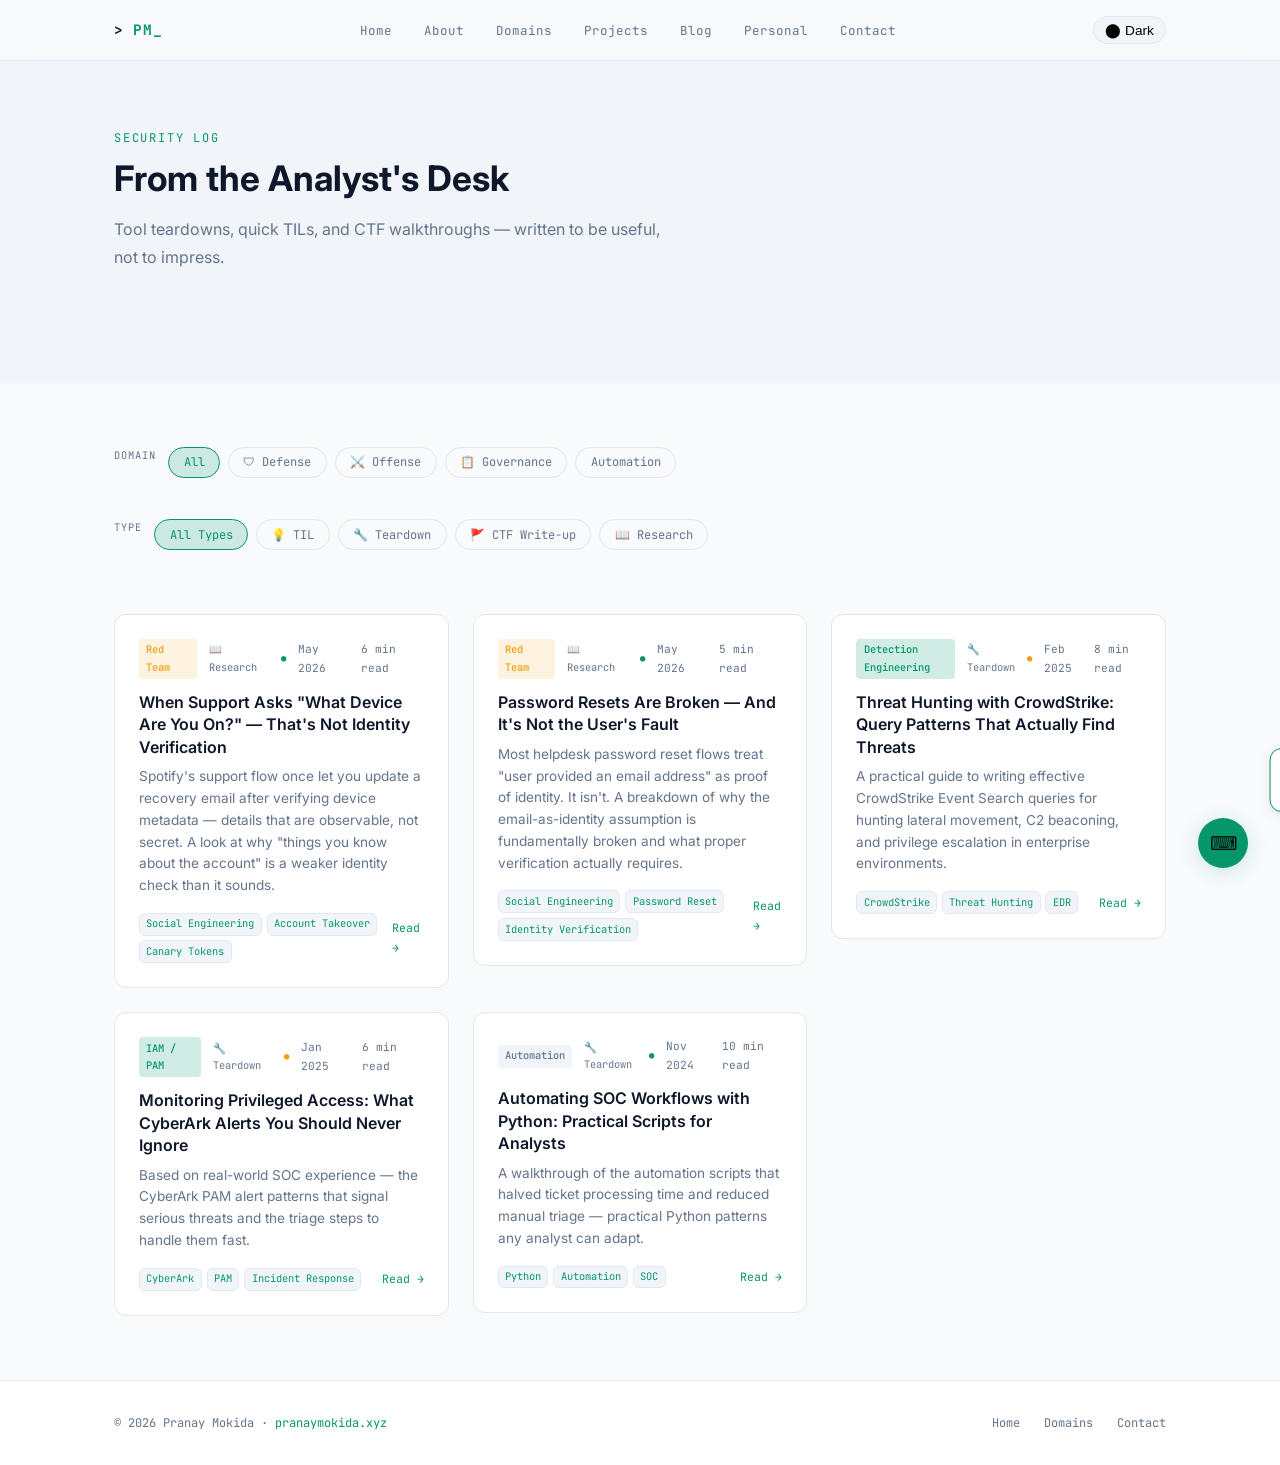
<file: blog.html>
<!DOCTYPE html>
<html lang="en" data-theme="light">
<head>
  <meta charset="UTF-8">
  <meta name="viewport" content="width=device-width, initial-scale=1.0">

  <title>Security Log · Pranay Mokida</title>
  <meta name="description" content="Tool teardowns, TIL notes, and CTF write-ups across detection engineering, incident response, IAM/PAM, GRC, malware analysis, and offensive security. Written by a practitioner.">
  <meta name="keywords" content="cybersecurity blog, detection engineering, threat hunting, incident response, malware analysis, CrowdStrike, CyberArk, CTF walkthroughs, security TIL, IAM security">
  <meta name="author" content="Pranay Mokida">
  <link rel="canonical" href="https://pranaymokida.xyz/blog.html">

  <meta property="og:type" content="website">
  <meta property="og:url" content="https://pranaymokida.xyz/blog.html">
  <meta property="og:title" content="Security Log · Pranay Mokida">
  <meta property="og:description" content="Tool teardowns, TIL notes, and CTF write-ups across detection engineering, incident response, malware analysis, and offensive security.">

  <meta name="twitter:card" content="summary">
  <meta name="twitter:title" content="Security Log · Pranay Mokida">
  <meta name="twitter:description" content="Cybersecurity writing for practitioners — detection, response, identity, red team, GRC.">

  <script type="application/ld+json">
  {
    "@context": "https://schema.org",
    "@type": "Blog",
    "name": "Security Log",
    "description": "Tool teardowns, TIL notes, and CTF write-ups by Pranay Mokida.",
    "url": "https://pranaymokida.xyz/blog.html",
    "author": {
      "@type": "Person",
      "name": "Pranay Mokida",
      "url": "https://pranaymokida.xyz"
    }
  }
  </script>

  <link rel="stylesheet" href="css/style.css">
  <link rel="icon" href="data:image/svg+xml,<svg xmlns='http://www.w3.org/2000/svg' viewBox='0 0 100 100'><text y='.9em' font-size='90'>🛡</text></svg>">
</head>
<body>

<nav role="navigation" aria-label="Main navigation">
  <div class="nav-inner">
    <a href="index.html" class="nav-logo"><span>&gt;</span> PM_</a>
    <ul class="nav-links" id="nav-links" role="list">
      <li><a href="index.html#home">Home</a></li>
      <li><a href="index.html#about">About</a></li>
      <li><a href="index.html#domains">Domains</a></li>
      <li><a href="index.html#projects">Projects</a></li>
      <li><a href="blog.html" class="active">Blog</a></li>
      <li><a href="links.html">Personal</a></li>
      <li><a href="index.html#contact">Contact</a></li>
    </ul>
    <div class="nav-actions">
      <button class="theme-toggle" id="theme-toggle" aria-label="Toggle dark/light mode">⬤ Dark</button>
      <button class="hamburger" id="hamburger" aria-label="Open menu" aria-expanded="false">
        <span></span><span></span><span></span>
      </button>
    </div>
  </div>
</nav>

<!-- Blog Hero -->
<div class="blog-page-hero">
  <div class="container">
    <p class="section-label">Security Log</p>
    <h1 class="section-title">From the Analyst's Desk</h1>
    <p class="section-subtitle">Tool teardowns, quick TILs, and CTF walkthroughs — written to be useful, not to impress.</p>
    <div id="blog-active-filter-label" class="blog-active-filter" style="display:none;"></div>
  </div>
</div>

<!-- Blog Content -->
<div class="blog-page-grid">
  <div class="container">

    <!-- Domain filters -->
    <div class="blog-filter-section">
      <div class="blog-filters" id="domain-filters" aria-label="Filter by domain">
        <span class="filter-label">Domain</span>
        <button class="filter-btn active" data-domain="all">All</button>
        <button class="filter-btn filter-btn--defense" data-domain="defense">🛡 Defense</button>
        <button class="filter-btn filter-btn--offense" data-domain="offense">⚔️ Offense</button>
        <button class="filter-btn filter-btn--gov" data-domain="governance">📋 Governance</button>
        <button class="filter-btn" data-domain="automation">Automation</button>
      </div>
      <!-- Type filters -->
      <div class="blog-filters blog-filters--type" id="type-filters" aria-label="Filter by content type">
        <span class="filter-label">Type</span>
        <button class="filter-btn active" data-type="all">All Types</button>
        <button class="filter-btn" data-type="til">💡 TIL</button>
        <button class="filter-btn" data-type="teardown">🔧 Teardown</button>
        <button class="filter-btn" data-type="writeup">🚩 CTF Write-up</button>
        <button class="filter-btn" data-type="research">📖 Research</button>
      </div>
    </div>

    <!-- Blog Grid -->
    <div class="blog-grid" id="blog-grid">
      <div class="blog-empty">Loading posts...</div>
    </div>
  </div>
</div>

<footer>
  <div class="container footer-inner">
    <div class="footer-copy">© 2026 Pranay Mokida · <span class="mono" style="color:var(--accent);">pranaymokida.xyz</span></div>
    <nav class="footer-links" aria-label="Footer navigation">
      <a href="index.html">Home</a>
      <a href="index.html#domains">Domains</a>
      <a href="index.html#contact">Contact</a>
    </nav>
  </div>
</footer>

<button class="terminal-fab" id="terminal-fab" aria-label="Open terminal" title="Open terminal">⌨</button>

<div class="terminal-window" id="terminal-window" role="dialog" aria-label="Interactive terminal">
  <div class="term-bar">
    <div class="term-dot term-dot-r"></div>
    <div class="term-dot term-dot-y"></div>
    <div class="term-dot term-dot-g"></div>
    <span class="term-title">pranay@pm-terminal ~ bash</span>
  </div>
  <div class="terminal-output" id="term-output"></div>
  <div class="terminal-input-wrap">
    <span class="term-prompt">pranay@pm ~ $</span>
    <input type="text" class="terminal-input" id="term-input" placeholder="type a command..." autocomplete="off" spellcheck="false">
  </div>
</div>

<div class="achievement-toast" id="achievement-toast" role="status" aria-live="polite">
  <div class="achievement-icon">🏆</div>
  <div class="achievement-text">
    <div class="achievement-label">Achievement Unlocked</div>
    <div class="achievement-name"></div>
  </div>
</div>

<script src="blog-data.js"></script>
<script>
(function() {
  /* ── Domain mapping ──────────────────────────────────── */
  var DOMAIN_GROUP = {
    'detection': 'defense', 'threat-hunting': 'defense', 'incident-response': 'defense',
    'forensics': 'defense', 'malware-analysis': 'defense', 'iam-pam': 'defense',
    'endpoint': 'defense', 'network': 'defense', 'vulnerability': 'defense',
    'red-team': 'offense', 'osint': 'offense', 'ctf': 'offense',
    'web-security': 'offense', 'privesc': 'offense',
    'grc': 'governance', 'compliance': 'governance', 'cloud': 'governance', 'architecture': 'governance',
    'automation': 'automation', 'general': 'automation'
  };

  var DOMAIN_LABELS = {
    'detection': 'Detection Engineering', 'threat-hunting': 'Threat Hunting',
    'incident-response': 'Incident Response', 'forensics': 'Digital Forensics',
    'malware-analysis': 'Malware Analysis', 'iam-pam': 'IAM / PAM',
    'endpoint': 'Endpoint Security', 'network': 'Network Security',
    'vulnerability': 'Vuln Management', 'red-team': 'Red Team',
    'osint': 'OSINT', 'ctf': 'CTF', 'web-security': 'Web App Security',
    'privesc': 'Privilege Escalation', 'grc': 'GRC & Risk',
    'compliance': 'ISO 27001 / Compliance', 'cloud': 'Cloud Security',
    'architecture': 'Security Architecture', 'automation': 'Automation', 'general': 'General'
  };

  var TYPE_LABELS = {
    'til': '💡 TIL', 'teardown': '🔧 Teardown',
    'writeup': '🚩 CTF Write-up', 'research': '📖 Research'
  };

  var grid   = document.getElementById('blog-grid');
  var label  = document.getElementById('blog-active-filter-label');
  if (!grid || typeof BLOG_POSTS === 'undefined') return;

  /* ── State ───────────────────────────────────────────── */
  var activeDomain  = 'all';   // 'all' | 'defense' | 'offense' | 'governance' | 'automation'
  var activeType    = 'all';
  var specificSlug  = null;    // exact domain slug from ?domain= URL param

  /* ── Render ──────────────────────────────────────────── */
  function render(posts) {
    if (posts.length === 0) {
      grid.innerHTML = '<div class="blog-empty">No posts for this filter yet — more coming soon.</div>';
      return;
    }
    grid.innerHTML = posts.map(function(p) {
      var domainLabel = DOMAIN_LABELS[p.domain] || p.domain || '';
      var typeLabel   = TYPE_LABELS[p.type] || p.type || '';
      var diff        = p.difficulty || '';
      return '<div class="blog-card-wrap" data-domain="' + (p.domain || '') + '" data-type="' + (p.type || '') + '">' +
        '<a href="posts/' + p.slug + '.html" class="blog-card">' +
          '<div class="blog-card-meta">' +
            (domainLabel ? '<span class="blog-domain-badge blog-domain-badge--' + (DOMAIN_GROUP[p.domain] || 'other') + '">' + domainLabel + '</span>' : '') +
            (typeLabel   ? '<span class="blog-type-badge">' + typeLabel + '</span>' : '') +
            (diff        ? '<span class="blog-difficulty blog-difficulty--' + diff + '" title="' + diff + '">●</span>' : '') +
            '<span>' + p.date + '</span>' +
            '<span>' + p.readTime + '</span>' +
          '</div>' +
          '<div class="blog-card-title">' + p.title + '</div>' +
          '<div class="blog-card-excerpt">' + p.excerpt + '</div>' +
          '<div class="blog-card-footer">' +
            '<span class="blog-tag-list">' + (p.tags ? p.tags.slice(0,3).map(function(t){ return '<span class="tag tag--sm">' + t + '</span>'; }).join('') : '') + '</span>' +
            '<span class="blog-read-more">Read →</span>' +
          '</div>' +
        '</a>' +
      '</div>';
    }).join('');
  }

  function applyFilters() {
    var filtered = BLOG_POSTS;
    if (specificSlug) {
      filtered = filtered.filter(function(p){ return p.domain === specificSlug; });
    } else if (activeDomain !== 'all') {
      filtered = filtered.filter(function(p){ return DOMAIN_GROUP[p.domain] === activeDomain; });
    }
    if (activeType !== 'all') {
      filtered = filtered.filter(function(p){ return p.type === activeType; });
    }
    render(filtered);

    // Update label banner
    if (specificSlug && label) {
      label.style.display = 'block';
      label.textContent = 'Showing: ' + (DOMAIN_LABELS[specificSlug] || specificSlug);
    } else if (label) {
      label.style.display = 'none';
    }
  }

  /* ── Domain filter buttons ───────────────────────────── */
  document.querySelectorAll('#domain-filters .filter-btn').forEach(function(btn) {
    btn.addEventListener('click', function() {
      document.querySelectorAll('#domain-filters .filter-btn').forEach(function(b){ b.classList.remove('active'); });
      btn.classList.add('active');
      activeDomain = btn.dataset.domain;
      specificSlug = null; // clear URL-driven filter
      applyFilters();
    });
  });

  /* ── Type filter buttons ─────────────────────────────── */
  document.querySelectorAll('#type-filters .filter-btn').forEach(function(btn) {
    btn.addEventListener('click', function() {
      document.querySelectorAll('#type-filters .filter-btn').forEach(function(b){ b.classList.remove('active'); });
      btn.classList.add('active');
      activeType = btn.dataset.type;
      applyFilters();
    });
  });

  /* ── URL param pre-filter (?domain=detection) ─────────── */
  var urlParams = new URLSearchParams(window.location.search);
  var urlDomain = urlParams.get('domain');
  if (urlDomain) {
    specificSlug = urlDomain;
    // Highlight the matching group button
    var group = DOMAIN_GROUP[urlDomain];
    if (group) {
      var groupBtn = document.querySelector('#domain-filters .filter-btn[data-domain="' + group + '"]');
      if (groupBtn) {
        document.querySelectorAll('#domain-filters .filter-btn').forEach(function(b){ b.classList.remove('active'); });
        groupBtn.classList.add('active');
        activeDomain = group;
      }
    }
  }

  applyFilters();
})();
</script>
<script src="js/main.js"></script>
</body>
</html>
</file>
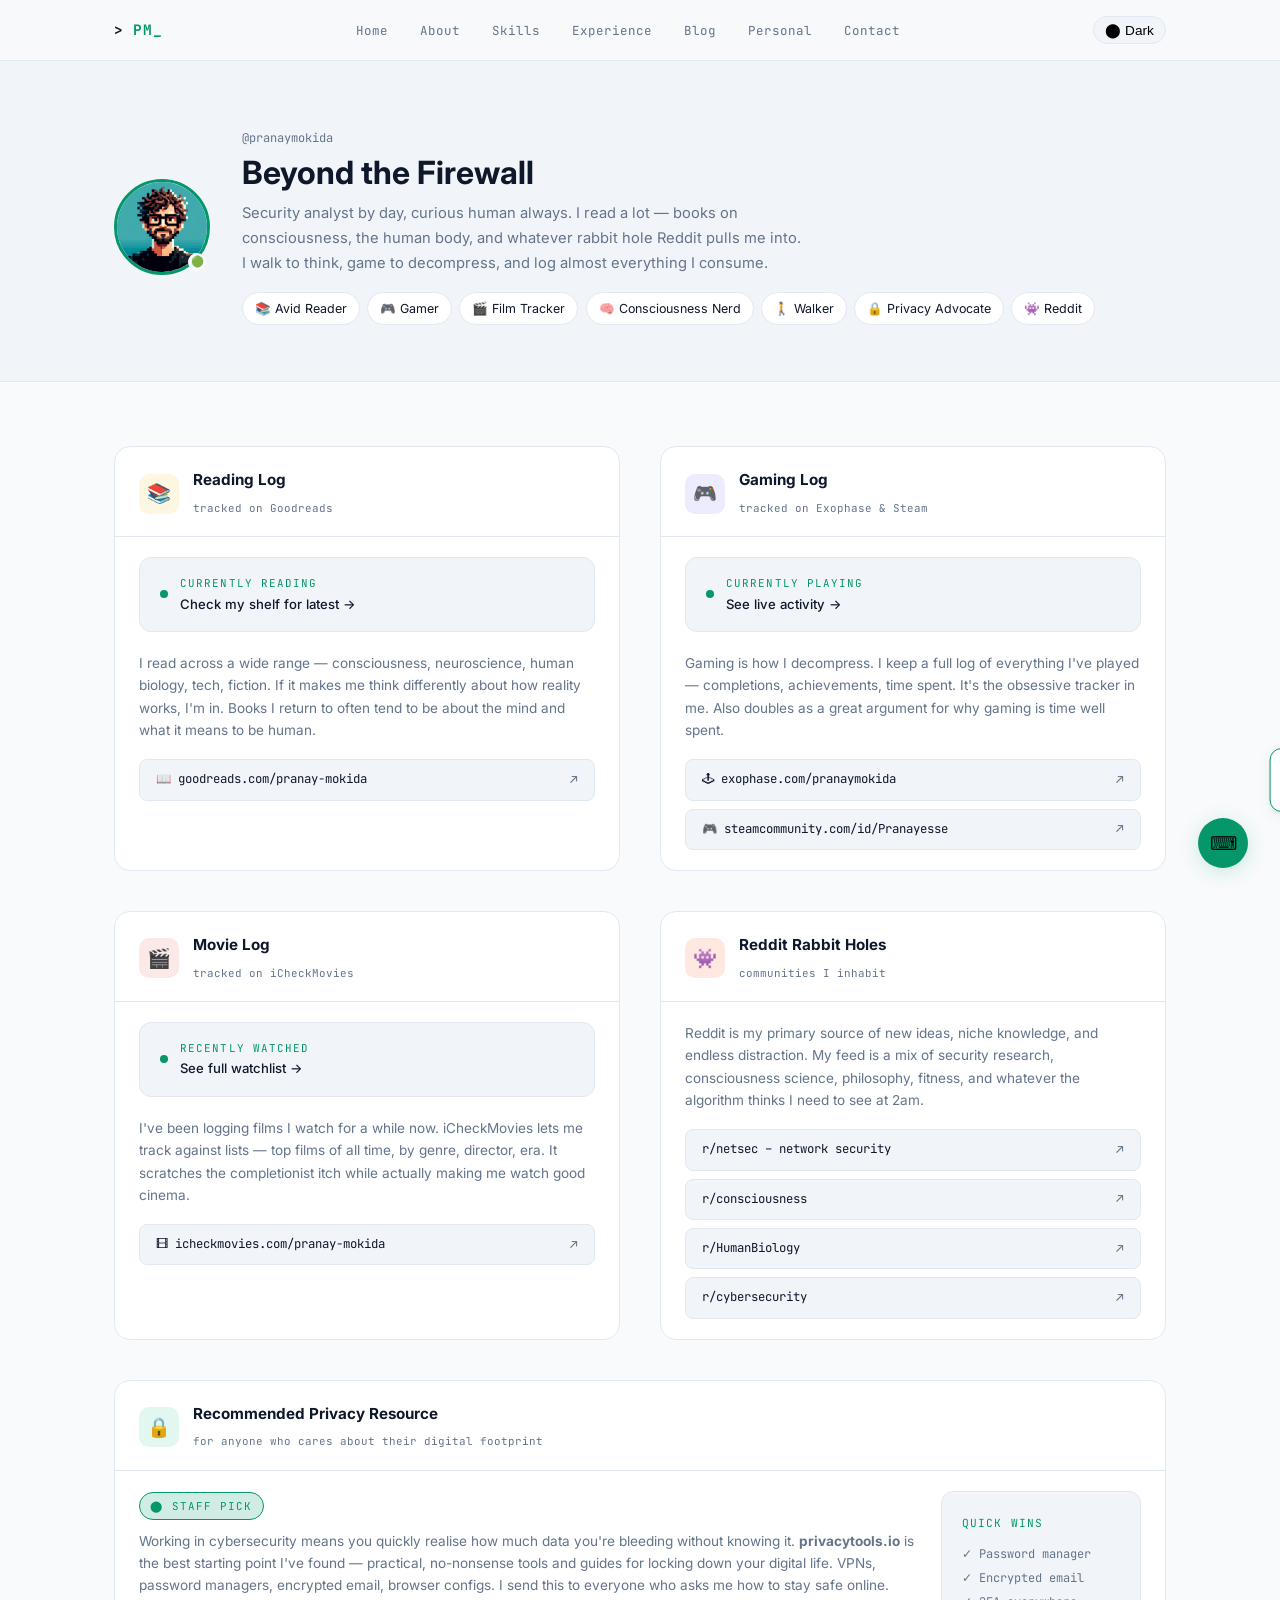
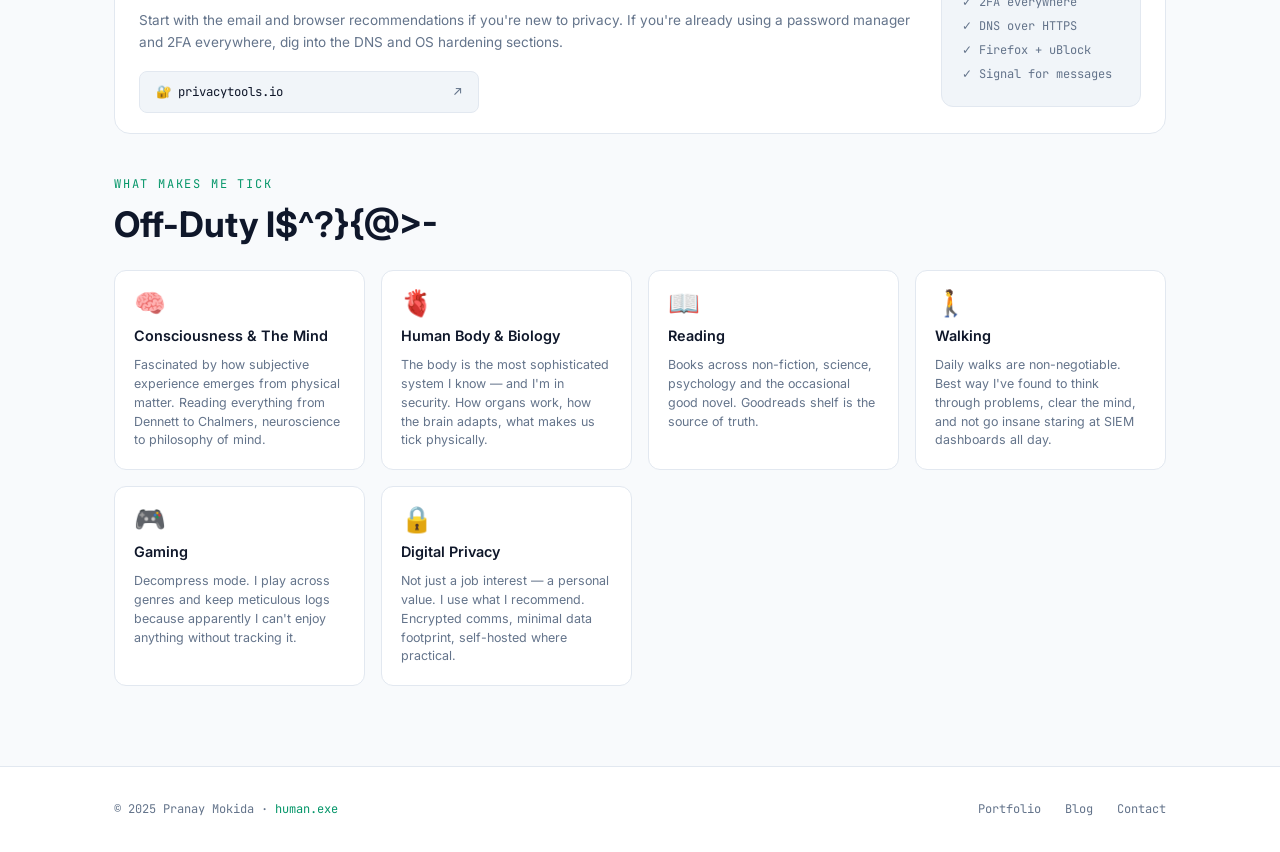
<file: links.html>
<!DOCTYPE html>
<html lang="en" data-theme="light">
<head>
  <meta charset="UTF-8">
  <meta name="viewport" content="width=device-width, initial-scale=1.0">
  <title>Personal Links · Pranay Mokida</title>
  <meta name="description" content="Pranay Mokida's personal corner — books, games, films, privacy tools, and things that make up who I am beyond the SOC.">
  <meta name="author" content="Pranay Mokida">
  <link rel="canonical" href="https://pranaymokida.xyz/links.html">
  <meta property="og:title" content="Personal Links · Pranay Mokida">
  <meta property="og:description" content="Books I've read, games I've played, films I've logged, and the tools I trust. The human behind the terminal.">
  <meta property="og:type" content="website">
  <link rel="stylesheet" href="css/style.css">
  <link rel="icon" href="data:image/svg+xml,<svg xmlns='http://www.w3.org/2000/svg' viewBox='0 0 100 100'><text y='.9em' font-size='90'>🛡</text></svg>">
  <style>
    /* ── Page-specific styles ── */
    .links-hero {
      padding: 8rem 0 3.5rem;
      background: var(--surface2);
      border-bottom: 1px solid var(--border);
    }

    .links-hero-inner {
      display: flex;
      align-items: center;
      gap: 2rem;
      flex-wrap: wrap;
    }

    .avatar-wrap {
      position: relative;
      flex-shrink: 0;
    }

    .avatar-img {
      width: 96px;
      height: 96px;
      border-radius: 50%;
      object-fit: cover;
      border: 3px solid var(--accent);
      display: block;
    }

    .avatar-status {
      position: absolute;
      bottom: 4px; right: 4px;
      width: 18px; height: 18px;
      background: var(--bg);
      border-radius: 50%;
      display: flex;
      align-items: center;
      justify-content: center;
      font-size: 0.65rem;
    }

    .hero-handle {
      font-family: var(--mono);
      font-size: 0.75rem;
      color: var(--muted);
      margin-bottom: 0.3rem;
    }

    .hero-name { font-size: clamp(1.5rem, 4vw, 2rem); margin-bottom: 0.5rem; }

    .hero-bio {
      color: var(--muted);
      font-size: 0.92rem;
      max-width: 560px;
      line-height: 1.7;
    }

    .interests-row {
      display: flex;
      flex-wrap: wrap;
      gap: 0.45rem;
      margin-top: 1rem;
    }

    .interest-chip {
      display: inline-flex;
      align-items: center;
      gap: 0.35rem;
      background: var(--surface);
      border: 1px solid var(--border);
      border-radius: 20px;
      padding: 0.3rem 0.75rem;
      font-size: 0.78rem;
      color: var(--text);
      transition: border-color 0.2s, color 0.2s;
    }

    .interest-chip:hover {
      border-color: var(--accent);
      color: var(--accent);
    }

    /* ── Main grid ── */
    .links-body { padding: 4rem 0 5rem; }

    .links-columns {
      display: grid;
      grid-template-columns: 1fr 1fr;
      gap: 2.5rem;
    }

    @media (max-width: 700px) {
      .links-columns { grid-template-columns: 1fr; }
    }

    /* ── Section card ── */
    .link-section {
      background: var(--surface);
      border: 1px solid var(--border);
      border-radius: 16px;
      overflow: hidden;
      transition: border-color 0.25s, box-shadow 0.25s;
    }

    .link-section:hover {
      border-color: var(--accent);
      box-shadow: 0 0 0 3px var(--accent-glow);
    }

    .ls-header {
      display: flex;
      align-items: center;
      gap: 0.85rem;
      padding: 1.25rem 1.5rem 1rem;
      border-bottom: 1px solid var(--border);
    }

    .ls-icon {
      width: 40px; height: 40px;
      border-radius: 10px;
      display: flex;
      align-items: center;
      justify-content: center;
      font-size: 1.2rem;
      flex-shrink: 0;
    }

    .ls-title-wrap {}
    .ls-title {
      font-weight: 700;
      font-size: 0.95rem;
      color: var(--text);
      display: block;
    }

    .ls-subtitle {
      font-family: var(--mono);
      font-size: 0.68rem;
      color: var(--muted);
      margin-top: 0.1rem;
    }

    .ls-body { padding: 1.25rem 1.5rem; }

    .ls-desc {
      font-size: 0.85rem;
      color: var(--muted);
      line-height: 1.65;
      margin-bottom: 1.1rem;
    }

    .ls-link {
      display: inline-flex;
      align-items: center;
      gap: 0.5rem;
      background: var(--surface2);
      border: 1px solid var(--border);
      border-radius: 8px;
      padding: 0.55rem 1rem;
      font-family: var(--mono);
      font-size: 0.77rem;
      color: var(--text);
      text-decoration: none;
      transition: all 0.2s;
      width: 100%;
      justify-content: space-between;
    }

    .ls-link:hover {
      border-color: var(--accent);
      color: var(--accent);
      background: var(--accent-glow);
      transform: translateX(3px);
    }

    .ls-link-arrow { color: var(--muted); font-size: 0.8rem; }
    .ls-link:hover .ls-link-arrow { color: var(--accent); }

    /* ── Now reading / playing / watching strip ── */
    .currently-strip {
      background: var(--surface2);
      border: 1px solid var(--border);
      border-radius: 12px;
      padding: 1rem 1.25rem;
      margin-bottom: 1.25rem;
      display: flex;
      align-items: center;
      gap: 0.75rem;
    }

    a.currently-strip {
      text-decoration: none;
      color: inherit;
      transition: border-color 0.2s;
    }

    a.currently-strip:hover { border-color: var(--accent); }

    .currently-dot {
      width: 8px; height: 8px;
      border-radius: 50%;
      background: var(--accent);
      animation: pulse 2s infinite;
      flex-shrink: 0;
    }

    .currently-label {
      font-family: var(--mono);
      font-size: 0.68rem;
      color: var(--accent);
      text-transform: uppercase;
      letter-spacing: 0.1em;
    }

    .currently-val {
      font-size: 0.82rem;
      color: var(--text);
      font-weight: 500;
    }

    /* ── Privacy resource full-width ── */
    .privacy-card {
      grid-column: 1 / -1;
    }

    .privacy-inner {
      display: flex;
      gap: 1.5rem;
      align-items: flex-start;
      flex-wrap: wrap;
    }

    .privacy-text { flex: 1; min-width: 200px; }

    .privacy-badge {
      display: inline-flex;
      align-items: center;
      gap: 0.4rem;
      background: var(--accent-glow);
      border: 1px solid var(--accent);
      color: var(--accent);
      font-family: var(--mono);
      font-size: 0.68rem;
      letter-spacing: 0.1em;
      padding: 0.25rem 0.65rem;
      border-radius: 20px;
      margin-bottom: 0.6rem;
    }

    /* ── Reddit section ── */
    .reddit-card {
      background: var(--surface);
      border: 1px solid var(--border);
      border-radius: 16px;
      overflow: hidden;
    }

    /* ── Interests detail section ── */
    .interests-section {
      margin-top: 2.5rem;
    }

    .interests-grid {
      display: grid;
      grid-template-columns: repeat(auto-fill, minmax(200px, 1fr));
      gap: 1rem;
      margin-top: 1.5rem;
    }

    .interest-card {
      background: var(--surface);
      border: 1px solid var(--border);
      border-radius: 12px;
      padding: 1.2rem;
      display: flex;
      flex-direction: column;
      gap: 0.5rem;
      transition: all 0.25s;
    }

    .interest-card:hover {
      border-color: var(--accent);
      transform: translateY(-3px);
      box-shadow: var(--shadow);
    }

    .interest-card-icon { font-size: 1.6rem; line-height: 1; }

    .interest-card-title {
      font-weight: 600;
      font-size: 0.9rem;
      color: var(--text);
    }

    .interest-card-desc {
      font-size: 0.78rem;
      color: var(--muted);
      line-height: 1.5;
    }

    /* ── Colors per section ── */
    .icon-books    { background: rgba(234,179,8,0.12); }
    .icon-games    { background: rgba(99,102,241,0.12); }
    .icon-movies   { background: rgba(239,68,68,0.12); }
    .icon-privacy  { background: rgba(16,185,129,0.12); }
    .icon-reddit   { background: rgba(255,69,0,0.12); }
  </style>
</head>
<body>

<!-- ========== NAV ========== -->
<nav>
  <div class="nav-inner">
    <a href="index.html" class="nav-logo"><span>&gt;</span> PM_</a>
    <ul class="nav-links" id="nav-links">
      <li><a href="index.html#home">Home</a></li>
      <li><a href="index.html#about">About</a></li>
      <li><a href="index.html#skills">Skills</a></li>
      <li><a href="index.html#experience">Experience</a></li>
      <li><a href="blog.html">Blog</a></li>
      <li><a href="links.html" class="active">Personal</a></li>
      <li><a href="index.html#contact">Contact</a></li>
    </ul>
    <div class="nav-actions">
      <button class="theme-toggle" id="theme-toggle">⬤ Dark</button>
      <button class="hamburger" id="hamburger" aria-label="Open menu">
        <span></span><span></span><span></span>
      </button>
    </div>
  </div>
</nav>

<!-- ========== HERO ========== -->
<div class="links-hero">
  <div class="container">
    <div class="links-hero-inner">
      <div class="avatar-wrap reveal">
        <img
          src="illustration.png"
          alt="Pranay Mokida"
          class="avatar-img"
        >
        <span class="avatar-status">🟢</span>
      </div>
      <div class="reveal">
        <p class="hero-handle mono">@pranaymokida</p>
        <h1 class="hero-name">Beyond the Firewall</h1>
        <p class="hero-bio">
          Security analyst by day, curious human always. I read a lot — books on consciousness, the human body, and whatever rabbit hole Reddit pulls me into. I walk to think, game to decompress, and log almost everything I consume.
        </p>
        <div class="interests-row">
          <span class="interest-chip">📚 Avid Reader</span>
          <span class="interest-chip">🎮 Gamer</span>
          <span class="interest-chip">🎬 Film Tracker</span>
          <span class="interest-chip">🧠 Consciousness Nerd</span>
          <span class="interest-chip">🚶 Walker</span>
          <span class="interest-chip">🔒 Privacy Advocate</span>
          <span class="interest-chip">👾 Reddit</span>
        </div>
      </div>
    </div>
  </div>
</div>

<!-- ========== MAIN CONTENT ========== -->
<div class="links-body">
  <div class="container">

    <div class="links-columns">

      <!-- ── Books ── -->
      <div class="link-section reveal">
        <div class="ls-header">
          <div class="ls-icon icon-books">📚</div>
          <div class="ls-title-wrap">
            <span class="ls-title">Reading Log</span>
            <span class="ls-subtitle">tracked on Goodreads</span>
          </div>
        </div>
        <div class="ls-body">
          <a href="https://www.goodreads.com/user/show/169962990-pranay-mokida" target="_blank" rel="noopener" class="currently-strip">
            <div class="currently-dot"></div>
            <div>
              <div class="currently-label">Currently Reading</div>
              <div class="currently-val">Check my shelf for latest →</div>
            </div>
          </a>
          <p class="ls-desc">
            I read across a wide range — consciousness, neuroscience, human biology, tech, fiction. If it makes me think differently about how reality works, I'm in. Books I return to often tend to be about the mind and what it means to be human.
          </p>
          <a href="https://www.goodreads.com/user/show/169962990-pranay-mokida" target="_blank" rel="noopener" class="ls-link">
            <span>📖 goodreads.com/pranay-mokida</span>
            <span class="ls-link-arrow">↗</span>
          </a>
        </div>
      </div>

      <!-- ── Gaming ── -->
      <div class="link-section reveal">
        <div class="ls-header">
          <div class="ls-icon icon-games">🎮</div>
          <div class="ls-title-wrap">
            <span class="ls-title">Gaming Log</span>
            <span class="ls-subtitle">tracked on Exophase &amp; Steam</span>
          </div>
        </div>
        <div class="ls-body">
          <a href="https://steamcommunity.com/id/Pranayesse/" target="_blank" rel="noopener" class="currently-strip">
            <div class="currently-dot"></div>
            <div>
              <div class="currently-label">Currently Playing</div>
              <div class="currently-val">See live activity →</div>
            </div>
          </a>
          <p class="ls-desc">
            Gaming is how I decompress. I keep a full log of everything I've played — completions, achievements, time spent. It's the obsessive tracker in me. Also doubles as a great argument for why gaming is time well spent.
          </p>
          <div style="display:flex;flex-direction:column;gap:0.5rem;">
            <a href="https://www.exophase.com/user/pranaymokida/" target="_blank" rel="noopener" class="ls-link">
              <span>🕹 exophase.com/pranaymokida</span>
              <span class="ls-link-arrow">↗</span>
            </a>
            <a href="https://steamcommunity.com/id/Pranayesse/" target="_blank" rel="noopener" class="ls-link">
              <span>🎮 steamcommunity.com/id/Pranayesse</span>
              <span class="ls-link-arrow">↗</span>
            </a>
          </div>
        </div>
      </div>

      <!-- ── Movies ── -->
      <div class="link-section reveal">
        <div class="ls-header">
          <div class="ls-icon icon-movies">🎬</div>
          <div class="ls-title-wrap">
            <span class="ls-title">Movie Log</span>
            <span class="ls-subtitle">tracked on iCheckMovies</span>
          </div>
        </div>
        <div class="ls-body">
          <a href="https://www.icheckmovies.com/profiles/pranay+mokida/" target="_blank" rel="noopener" class="currently-strip">
            <div class="currently-dot"></div>
            <div>
              <div class="currently-label">Recently Watched</div>
              <div class="currently-val">See full watchlist →</div>
            </div>
          </a>
          <p class="ls-desc">
            I've been logging films I watch for a while now. iCheckMovies lets me track against lists — top films of all time, by genre, director, era. It scratches the completionist itch while actually making me watch good cinema.
          </p>
          <a href="https://www.icheckmovies.com/profiles/pranay+mokida/" target="_blank" rel="noopener" class="ls-link">
            <span>🎞 icheckmovies.com/pranay-mokida</span>
            <span class="ls-link-arrow">↗</span>
          </a>
        </div>
      </div>

      <!-- ── Reddit ── -->
      <div class="link-section reveal">
        <div class="ls-header">
          <div class="ls-icon icon-reddit">👾</div>
          <div class="ls-title-wrap">
            <span class="ls-title">Reddit Rabbit Holes</span>
            <span class="ls-subtitle">communities I inhabit</span>
          </div>
        </div>
        <div class="ls-body">
          <p class="ls-desc">
            Reddit is my primary source of new ideas, niche knowledge, and endless distraction. My feed is a mix of security research, consciousness science, philosophy, fitness, and whatever the algorithm thinks I need to see at 2am.
          </p>
          <div style="display:flex;flex-direction:column;gap:0.5rem;">
            <a href="https://www.reddit.com/r/netsec/" target="_blank" rel="noopener" class="ls-link">
              <span>r/netsec – network security</span>
              <span class="ls-link-arrow">↗</span>
            </a>
            <a href="https://www.reddit.com/r/consciousness/" target="_blank" rel="noopener" class="ls-link">
              <span>r/consciousness</span>
              <span class="ls-link-arrow">↗</span>
            </a>
            <a href="https://www.reddit.com/r/HumanBiology/" target="_blank" rel="noopener" class="ls-link">
              <span>r/HumanBiology</span>
              <span class="ls-link-arrow">↗</span>
            </a>
            <a href="https://www.reddit.com/r/cybersecurity/" target="_blank" rel="noopener" class="ls-link">
              <span>r/cybersecurity</span>
              <span class="ls-link-arrow">↗</span>
            </a>
          </div>
        </div>
      </div>

      <!-- ── Privacy Tools (full width) ── -->
      <div class="link-section privacy-card reveal">
        <div class="ls-header">
          <div class="ls-icon icon-privacy">🔒</div>
          <div class="ls-title-wrap">
            <span class="ls-title">Recommended Privacy Resource</span>
            <span class="ls-subtitle">for anyone who cares about their digital footprint</span>
          </div>
        </div>
        <div class="ls-body">
          <div class="privacy-inner">
            <div class="privacy-text">
              <div class="privacy-badge">⬤ STAFF PICK</div>
              <p class="ls-desc" style="margin-bottom:0.75rem;">
                Working in cybersecurity means you quickly realise how much data you're bleeding without knowing it. <strong>privacytools.io</strong> is the best starting point I've found — practical, no-nonsense tools and guides for locking down your digital life. VPNs, password managers, encrypted email, browser configs. I send this to everyone who asks me how to stay safe online.
              </p>
              <p class="ls-desc" style="margin-bottom:1.1rem;">
                Start with the email and browser recommendations if you're new to privacy. If you're already using a password manager and 2FA everywhere, dig into the DNS and OS hardening sections.
              </p>
              <a href="https://www.privacytools.io/" target="_blank" rel="noopener" class="ls-link" style="max-width:340px;">
                <span>🔐 privacytools.io</span>
                <span class="ls-link-arrow">↗</span>
              </a>
            </div>
            <div style="flex-shrink:0;background:var(--surface2);border:1px solid var(--border);border-radius:12px;padding:1.25rem;min-width:200px;max-width:240px;font-family:var(--mono);font-size:0.75rem;color:var(--muted);line-height:2;">
              <div style="color:var(--accent);margin-bottom:0.5rem;font-size:0.7rem;letter-spacing:0.1em;text-transform:uppercase;">Quick wins</div>
              <div>✓ Password manager</div>
              <div>✓ Encrypted email</div>
              <div>✓ 2FA everywhere</div>
              <div>✓ DNS over HTTPS</div>
              <div>✓ Firefox + uBlock</div>
              <div>✓ Signal for messages</div>
            </div>
          </div>
        </div>
      </div>

    </div>

    <!-- ── Interests in depth ── -->
    <div class="interests-section">
      <p class="section-label reveal">What Makes Me Tick</p>
      <h2 class="section-title reveal">Off-Duty Interests</h2>
      <div class="interests-grid">

        <div class="interest-card reveal">
          <div class="interest-card-icon">🧠</div>
          <div class="interest-card-title">Consciousness & The Mind</div>
          <div class="interest-card-desc">Fascinated by how subjective experience emerges from physical matter. Reading everything from Dennett to Chalmers, neuroscience to philosophy of mind.</div>
        </div>

        <div class="interest-card reveal">
          <div class="interest-card-icon">🫀</div>
          <div class="interest-card-title">Human Body & Biology</div>
          <div class="interest-card-desc">The body is the most sophisticated system I know — and I'm in security. How organs work, how the brain adapts, what makes us tick physically.</div>
        </div>

        <div class="interest-card reveal">
          <div class="interest-card-icon">📖</div>
          <div class="interest-card-title">Reading</div>
          <div class="interest-card-desc">Books across non-fiction, science, psychology and the occasional good novel. Goodreads shelf is the source of truth.</div>
        </div>

        <div class="interest-card reveal">
          <div class="interest-card-icon">🚶</div>
          <div class="interest-card-title">Walking</div>
          <div class="interest-card-desc">Daily walks are non-negotiable. Best way I've found to think through problems, clear the mind, and not go insane staring at SIEM dashboards all day.</div>
        </div>

        <div class="interest-card reveal">
          <div class="interest-card-icon">🎮</div>
          <div class="interest-card-title">Gaming</div>
          <div class="interest-card-desc">Decompress mode. I play across genres and keep meticulous logs because apparently I can't enjoy anything without tracking it.</div>
        </div>

        <div class="interest-card reveal">
          <div class="interest-card-icon">🔒</div>
          <div class="interest-card-title">Digital Privacy</div>
          <div class="interest-card-desc">Not just a job interest — a personal value. I use what I recommend. Encrypted comms, minimal data footprint, self-hosted where practical.</div>
        </div>

      </div>
    </div>

  </div>
</div>

<!-- ========== FOOTER ========== -->
<footer>
  <div class="container footer-inner">
    <div class="footer-copy">
      © 2025 Pranay Mokida · <span class="mono" style="color:var(--accent);">human.exe</span>
    </div>
    <nav class="footer-links">
      <a href="index.html">Portfolio</a>
      <a href="blog.html">Blog</a>
      <a href="index.html#contact">Contact</a>
    </nav>
  </div>
</footer>

<!-- Terminal -->
<button class="terminal-fab" id="terminal-fab" title="Open terminal">⌨</button>
<div class="terminal-window" id="terminal-window">
  <div class="term-bar">
    <div class="term-dot term-dot-r"></div>
    <div class="term-dot term-dot-y"></div>
    <div class="term-dot term-dot-g"></div>
    <span class="term-title">pranay@pm-terminal ~ bash</span>
  </div>
  <div class="terminal-output" id="term-output"></div>
  <div class="terminal-input-wrap">
    <span class="term-prompt">pranay@pm ~ $</span>
    <input type="text" class="terminal-input" id="term-input" placeholder="type a command..." autocomplete="off" spellcheck="false">
  </div>
</div>
<div class="achievement-toast" id="achievement-toast">
  <div class="achievement-icon">🏆</div>
  <div class="achievement-text">
    <div class="achievement-label">Achievement Unlocked</div>
    <div class="achievement-name"></div>
  </div>
</div>

<script src="js/main.js"></script>
</body>
</html>
</file>
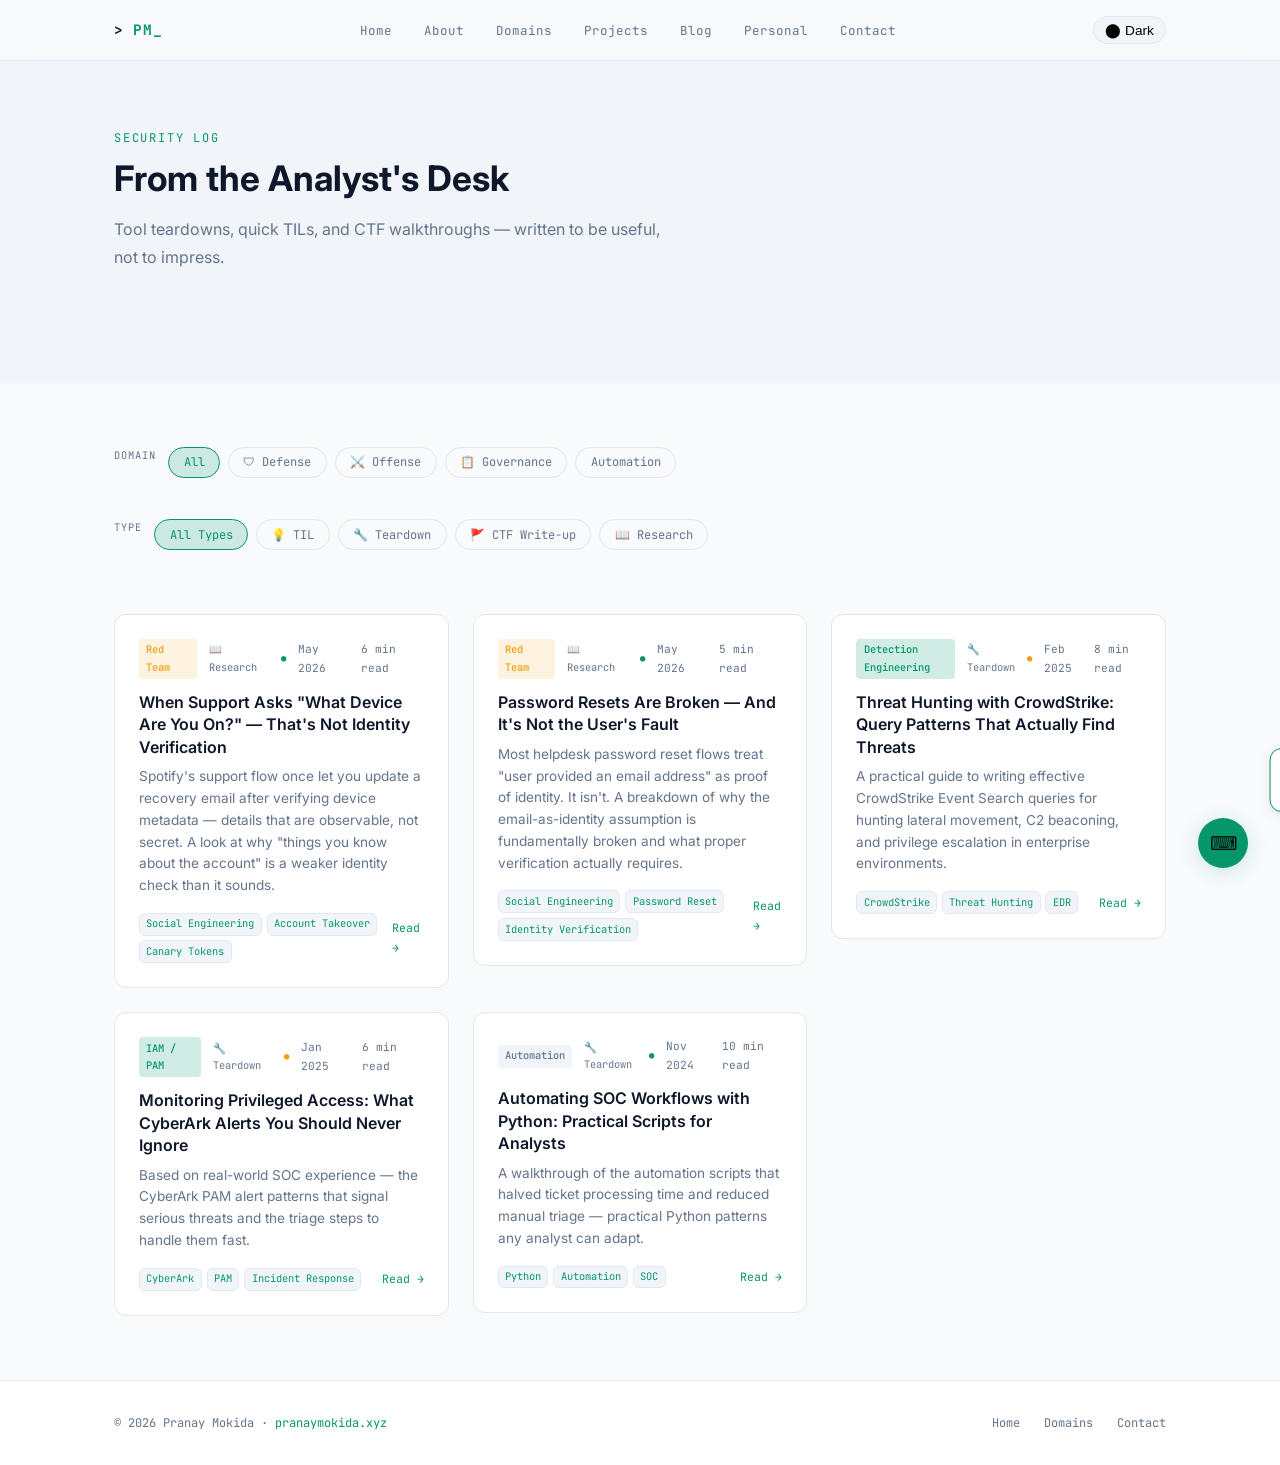
<file: post.html>
<!DOCTYPE html>
<html lang="en">
<head>
  <meta charset="UTF-8">
  <title>Redirecting… · Pranay Mokida</title>
  <!-- Redirects old ?slug= links to the new per-post HTML files -->
  <script>
    var slug = new URLSearchParams(window.location.search).get('slug');
    if (slug) {
      window.location.replace('posts/' + slug + '.html');
    } else {
      window.location.replace('blog.html');
    }
  </script>
</head>
<body>
  <p style="font-family:monospace;padding:2rem;">Redirecting…
    <a id="fallback" href="blog.html">Go to blog</a>
  </p>
  <script>
    var slug2 = new URLSearchParams(window.location.search).get('slug');
    if (slug2) document.getElementById('fallback').href = 'posts/' + slug2 + '.html';
  </script>
</body>
</html>
</file>
<file: css/style.css>
/* ============================================================
   Pranay Mokida – Cybersecurity Portfolio
   style.css
   ============================================================ */

/* ---------- Google Fonts ---------- */
@import url('https://fonts.googleapis.com/css2?family=JetBrains+Mono:wght@300;400;500;700&family=Inter:wght@300;400;500;600;700&display=swap');

/* ---------- CSS Custom Properties ---------- */
:root {
  --bg:        #f8fafc;
  --surface:   #ffffff;
  --surface2:  #f1f5f9;
  --text:      #0f172a;
  --muted:     #64748b;
  --accent:    #059669;
  --accent2:   #0891b2;
  --accent-glow: rgba(5, 150, 105, 0.18);
  --border:    #e2e8f0;
  --code-bg:   #f1f5f9;
  --nav-bg:    rgba(248,250,252,0.85);
  --shadow:    0 1px 3px rgba(0,0,0,0.08), 0 4px 16px rgba(0,0,0,0.06);
  --radius:    12px;
  --mono:      'JetBrains Mono', monospace;
  --sans:      'Inter', sans-serif;
  --transition: 0.25s cubic-bezier(0.4,0,0.2,1);
}

[data-theme="dark"] {
  --bg:        #030712;
  --surface:   #0f172a;
  --surface2:  #1e293b;
  --text:      #f1f5f9;
  --muted:     #94a3b8;
  --accent:    #10b981;
  --accent2:   #06b6d4;
  --accent-glow: rgba(16, 185, 129, 0.15);
  --border:    #1e293b;
  --code-bg:   #1e293b;
  --nav-bg:    rgba(3,7,18,0.85);
  --shadow:    0 1px 3px rgba(0,0,0,0.4), 0 4px 16px rgba(0,0,0,0.3);
}

/* ---------- Reset & Base ---------- */
*, *::before, *::after { box-sizing: border-box; margin: 0; padding: 0; }

html {
  scroll-behavior: smooth;
  font-size: 16px;
}

body {
  background-color: var(--bg);
  color: var(--text);
  font-family: var(--sans);
  line-height: 1.7;
  transition: background-color var(--transition), color var(--transition);
  overflow-x: hidden;
}

a { color: var(--accent); text-decoration: none; transition: color var(--transition); }
a:hover { color: var(--accent2); }

img { max-width: 100%; display: block; }

/* ---------- Scrollbar ---------- */
::-webkit-scrollbar { width: 6px; }
::-webkit-scrollbar-track { background: var(--bg); }
::-webkit-scrollbar-thumb { background: var(--border); border-radius: 3px; }
::-webkit-scrollbar-thumb:hover { background: var(--accent); }

/* ---------- Selection ---------- */
::selection { background: var(--accent-glow); color: var(--accent); }

/* ---------- Typography ---------- */
h1,h2,h3,h4 { line-height: 1.25; font-weight: 700; }
h1 { font-size: clamp(2rem, 5vw, 3.5rem); }
h2 { font-size: clamp(1.5rem, 3vw, 2rem); }
h3 { font-size: 1.15rem; }

.mono { font-family: var(--mono); }
.muted { color: var(--muted); }
.accent { color: var(--accent); }

/* ---------- Layout Helpers ---------- */
.container {
  max-width: 1100px;
  margin: 0 auto;
  padding: 0 1.5rem;
}

section { padding: 5rem 0; }

.section-label {
  font-family: var(--mono);
  font-size: 0.75rem;
  letter-spacing: 0.15em;
  text-transform: uppercase;
  color: var(--accent);
  margin-bottom: 0.5rem;
}

.section-title {
  font-size: clamp(1.6rem, 3vw, 2.2rem);
  margin-bottom: 1rem;
}

.section-subtitle {
  color: var(--muted);
  max-width: 560px;
  margin-bottom: 3rem;
}

/* ---------- Navigation ---------- */
nav:not(.footer-links) {
  position: fixed;
  top: 0; left: 0; right: 0;
  z-index: 100;
  background: var(--nav-bg);
  backdrop-filter: blur(12px);
  -webkit-backdrop-filter: blur(12px);
  border-bottom: 1px solid var(--border);
  transition: background var(--transition), border-color var(--transition);
}

.nav-inner {
  display: flex;
  align-items: center;
  justify-content: space-between;
  padding: 1rem 1.5rem;
  max-width: 1100px;
  margin: 0 auto;
}

.nav-logo {
  font-family: var(--mono);
  font-size: 0.9rem;
  font-weight: 700;
  color: var(--accent);
  letter-spacing: 0.05em;
}

.nav-logo span { color: var(--text); }

.nav-links {
  display: flex;
  align-items: center;
  gap: 2rem;
  list-style: none;
}

.nav-links a {
  font-family: var(--mono);
  font-size: 0.78rem;
  letter-spacing: 0.08em;
  color: var(--muted);
  transition: color var(--transition);
}

.nav-links a:hover, .nav-links a.active { color: var(--accent); }

.nav-actions { display: flex; align-items: center; gap: 1rem; }

/* Theme Toggle */
.theme-toggle {
  background: var(--surface2);
  border: 1px solid var(--border);
  border-radius: 20px;
  padding: 0.3rem 0.7rem;
  cursor: pointer;
  font-size: 0.85rem;
  transition: all var(--transition);
  display: flex;
  align-items: center;
  gap: 0.4rem;
}

.theme-toggle:hover { border-color: var(--accent); }

.hamburger {
  display: none;
  background: none;
  border: none;
  cursor: pointer;
  padding: 0.4rem;
  flex-direction: column;
  gap: 5px;
}

.hamburger span {
  display: block;
  width: 22px;
  height: 2px;
  background: var(--text);
  border-radius: 2px;
  transition: all var(--transition);
}

/* ---------- Hero ---------- */
#home {
  min-height: 100vh;
  display: flex;
  align-items: center;
  position: relative;
  overflow: hidden;
  padding-top: 4rem;
}

#matrix-canvas {
  position: absolute;
  inset: 0;
  opacity: 0.04;
  pointer-events: none;
}

[data-theme="dark"] #matrix-canvas { opacity: 0.12; }

.hero-content { position: relative; z-index: 2; }

.hero-badges {
  display: flex;
  flex-wrap: wrap;
  gap: 0.6rem;
  margin-bottom: 1.5rem;
}

.hero-badge {
  display: inline-flex;
  align-items: center;
  gap: 0.5rem;
  background: var(--accent-glow);
  border: 1px solid var(--accent);
  border-radius: 20px;
  padding: 0.3rem 0.9rem;
  font-family: var(--mono);
  font-size: 0.72rem;
  letter-spacing: 0.1em;
  color: var(--accent);
}

.hero-badge--spec {
  background: rgba(8, 145, 178, 0.1);
  border-color: var(--accent2);
  color: var(--accent2);
}

.status-dot {
  width: 7px; height: 7px;
  border-radius: 50%;
  background: var(--accent);
  animation: pulse 2s infinite;
}

@keyframes pulse {
  0%, 100% { opacity: 1; box-shadow: 0 0 0 0 var(--accent-glow); }
  50% { opacity: 0.6; box-shadow: 0 0 0 6px transparent; }
}

.hero-title { margin-bottom: 0.5rem; }

.hero-title .greeting {
  display: block;
  font-family: var(--mono);
  font-size: 0.9rem;
  color: var(--muted);
  font-weight: 400;
  margin-bottom: 0.5rem;
}

.typewriter-wrap {
  display: block;
  overflow: hidden;
}

.typewriter {
  color: var(--accent);
  border-right: 3px solid var(--accent);
  white-space: nowrap;
  animation: blink-cursor 0.8s step-end infinite;
}

@keyframes blink-cursor {
  0%, 100% { border-color: var(--accent); }
  50% { border-color: transparent; }
}

.hero-sub {
  font-size: 1.1rem;
  color: var(--muted);
  max-width: 540px;
  margin: 1.25rem 0 2rem;
}

.hero-cta {
  display: flex;
  gap: 1rem;
  flex-wrap: wrap;
}

.btn {
  display: inline-flex;
  align-items: center;
  gap: 0.5rem;
  padding: 0.7rem 1.5rem;
  border-radius: var(--radius);
  font-family: var(--mono);
  font-size: 0.82rem;
  letter-spacing: 0.06em;
  font-weight: 500;
  cursor: pointer;
  transition: all var(--transition);
  border: 1px solid transparent;
  text-decoration: none;
}

.btn-primary {
  background: var(--accent);
  color: #fff;
}

.btn-primary:hover {
  background: var(--accent2);
  color: #fff;
  transform: translateY(-2px);
  box-shadow: 0 8px 24px var(--accent-glow);
}

.btn-outline {
  background: transparent;
  border-color: var(--border);
  color: var(--text);
}

.btn-outline:hover {
  border-color: var(--accent);
  color: var(--accent);
  transform: translateY(-2px);
}

.hero-stats {
  display: flex;
  gap: 2.5rem;
  margin-top: 3rem;
  flex-wrap: wrap;
}

.stat { text-align: center; }

.stat-num {
  font-family: var(--mono);
  font-size: 2rem;
  font-weight: 700;
  color: var(--accent);
  display: block;
  line-height: 1;
}

.stat-label {
  font-size: 0.75rem;
  color: var(--muted);
  letter-spacing: 0.08em;
  text-transform: uppercase;
  margin-top: 0.3rem;
}

/* ---------- About ---------- */
#about { background: var(--surface2); }

.about-grid {
  display: grid;
  grid-template-columns: 1fr 2fr;
  gap: 4rem;
  align-items: center;
}

.about-img-wrap {
  position: relative;
}

.about-img-frame {
  border-radius: var(--radius);
  overflow: hidden;
  border: 2px solid var(--border);
  position: relative;
}

.about-img-frame::after {
  content: '';
  position: absolute;
  inset: 0;
  border-radius: var(--radius);
  border: 2px solid var(--accent);
  transform: translate(8px, 8px);
  z-index: -1;
}

.about-img-frame img {
  width: 100%;
  object-fit: cover;
  display: block;
  filter: grayscale(20%);
  transition: filter var(--transition);
}

.about-img-frame:hover img { filter: grayscale(0%); }

.about-tags {
  display: flex;
  flex-wrap: wrap;
  gap: 0.5rem;
  margin-top: 1.5rem;
}

.tag {
  background: var(--code-bg);
  border: 1px solid var(--border);
  border-radius: 6px;
  padding: 0.25rem 0.65rem;
  font-family: var(--mono);
  font-size: 0.72rem;
  color: var(--accent);
}

.about-text p { color: var(--muted); margin-bottom: 1rem; }

/* ---------- Skills ---------- */
#skills {}

.skills-header {
  display: flex;
  justify-content: space-between;
  align-items: flex-end;
  flex-wrap: wrap;
  gap: 1rem;
  margin-bottom: 3rem;
}

.scan-btn {
  font-family: var(--mono);
  font-size: 0.78rem;
  background: transparent;
  border: 1px solid var(--accent);
  color: var(--accent);
  padding: 0.5rem 1.1rem;
  border-radius: 6px;
  cursor: pointer;
  letter-spacing: 0.08em;
  transition: all var(--transition);
  display: flex;
  align-items: center;
  gap: 0.5rem;
}

.scan-btn:hover {
  background: var(--accent);
  color: #fff;
}

.scan-btn.scanning { animation: scanning 1s steps(2) infinite; }

@keyframes scanning {
  0%, 100% { opacity: 1; }
  50% { opacity: 0.4; }
}

.skills-grid {
  display: grid;
  grid-template-columns: repeat(auto-fill, minmax(320px, 1fr));
  gap: 1.5rem;
}

.skill-card {
  background: var(--surface);
  border: 1px solid var(--border);
  border-radius: var(--radius);
  padding: 1.5rem;
  transition: all var(--transition);
  position: relative;
  overflow: hidden;
}

.skill-card::before {
  content: '';
  position: absolute;
  top: 0; left: 0; right: 0;
  height: 2px;
  background: linear-gradient(90deg, var(--accent), var(--accent2));
  transform: scaleX(0);
  transform-origin: left;
  transition: transform 0.4s ease;
}

.skill-card:hover { border-color: var(--accent); box-shadow: var(--shadow); }
.skill-card:hover::before { transform: scaleX(1); }

.skill-card-header {
  display: flex;
  align-items: center;
  gap: 0.75rem;
  margin-bottom: 1.2rem;
}

.skill-icon {
  width: 36px; height: 36px;
  background: var(--accent-glow);
  border-radius: 8px;
  display: flex;
  align-items: center;
  justify-content: center;
  font-size: 1rem;
}

.skill-card-title {
  font-family: var(--mono);
  font-size: 0.82rem;
  font-weight: 600;
  letter-spacing: 0.06em;
  color: var(--text);
}

.skill-items { display: flex; flex-direction: column; gap: 0.6rem; }

.skill-item {}

.skill-item-top {
  display: flex;
  justify-content: space-between;
  align-items: center;
  margin-bottom: 0.3rem;
}

.skill-name {
  font-size: 0.82rem;
  color: var(--text);
}

.skill-pct {
  font-family: var(--mono);
  font-size: 0.7rem;
  color: var(--accent);
}

.skill-bar {
  height: 4px;
  background: var(--surface2);
  border-radius: 2px;
  overflow: hidden;
}

.skill-bar-fill {
  height: 100%;
  background: linear-gradient(90deg, var(--accent), var(--accent2));
  border-radius: 2px;
  width: 0;
  transition: width 1.2s cubic-bezier(0.4, 0, 0.2, 1);
}

/* ---------- Experience ---------- */
#experience { background: var(--surface2); }

.timeline {
  position: relative;
  padding-left: 2rem;
}

.timeline::before {
  content: '';
  position: absolute;
  left: 0; top: 0; bottom: 0;
  width: 1px;
  background: linear-gradient(to bottom, var(--accent), transparent);
}

.timeline-item {
  position: relative;
  padding-bottom: 3rem;
  opacity: 0;
  transform: translateY(24px);
  transition: opacity 0.6s ease, transform 0.6s ease;
}

.timeline-item.visible { opacity: 1; transform: translateY(0); }

.timeline-dot {
  position: absolute;
  left: -2.35rem;
  top: 0.25rem;
  width: 12px; height: 12px;
  border-radius: 50%;
  background: var(--accent);
  border: 2px solid var(--bg);
  box-shadow: 0 0 0 3px var(--accent-glow);
}

.timeline-header {
  display: flex;
  flex-wrap: wrap;
  gap: 0.5rem;
  align-items: baseline;
  margin-bottom: 0.25rem;
}

.timeline-role {
  font-weight: 700;
  font-size: 1.05rem;
}

.timeline-company {
  font-family: var(--mono);
  font-size: 0.82rem;
  color: var(--accent);
}

.timeline-period {
  font-family: var(--mono);
  font-size: 0.72rem;
  color: var(--muted);
  background: var(--code-bg);
  padding: 0.15rem 0.5rem;
  border-radius: 4px;
  margin-left: auto;
}

.timeline-type-badge {
  font-family: var(--mono);
  font-size: 0.6rem;
  font-weight: 500;
  text-transform: uppercase;
  letter-spacing: 0.08em;
  padding: 0.15rem 0.5rem;
  border-radius: 20px;
  background: rgba(8, 145, 178, 0.12);
  color: var(--accent2);
  border: 1px solid rgba(8, 145, 178, 0.3);
  vertical-align: middle;
  margin-left: 0.4rem;
}

.timeline-card {
  background: var(--surface);
  border: 1px solid var(--border);
  border-radius: var(--radius);
  padding: 1.25rem 1.5rem;
  margin-top: 0.75rem;
  transition: border-color var(--transition);
}

.timeline-card:hover { border-color: var(--accent); }

.timeline-bullets {
  list-style: none;
  display: flex;
  flex-direction: column;
  gap: 0.5rem;
}

.timeline-bullets li {
  font-size: 0.88rem;
  color: var(--muted);
  padding-left: 1.1rem;
  position: relative;
  line-height: 1.6;
}

.timeline-bullets li::before {
  content: '›';
  position: absolute;
  left: 0;
  color: var(--accent);
  font-weight: 700;
}

.timeline-tags {
  display: flex;
  flex-wrap: wrap;
  gap: 0.4rem;
  margin-top: 1rem;
}

/* ---------- Blog ---------- */
#blog {}

.blog-grid {
  display: grid;
  grid-template-columns: repeat(auto-fill, minmax(300px, 1fr));
  gap: 1.5rem;
}

.blog-card {
  background: var(--surface);
  border: 1px solid var(--border);
  border-radius: var(--radius);
  padding: 1.5rem;
  transition: all var(--transition);
  display: flex;
  flex-direction: column;
  text-decoration: none;
  color: inherit;
  position: relative;
  overflow: hidden;
}

.blog-card::after {
  content: '';
  position: absolute;
  bottom: 0; left: 0; right: 0;
  height: 2px;
  background: linear-gradient(90deg, var(--accent), var(--accent2));
  transform: scaleX(0);
  transition: transform 0.3s ease;
}

.blog-card:hover { border-color: var(--accent); box-shadow: var(--shadow); transform: translateY(-3px); }
.blog-card:hover::after { transform: scaleX(1); }

.blog-card-meta {
  display: flex;
  gap: 0.75rem;
  font-family: var(--mono);
  font-size: 0.7rem;
  color: var(--muted);
  margin-bottom: 0.75rem;
  align-items: center;
}

.blog-cat {
  background: var(--accent-glow);
  color: var(--accent);
  padding: 0.15rem 0.5rem;
  border-radius: 4px;
}

.blog-card-title {
  font-size: 1rem;
  font-weight: 600;
  margin-bottom: 0.5rem;
  line-height: 1.4;
  color: var(--text);
}

.blog-card-excerpt { font-size: 0.85rem; color: var(--muted); flex: 1; line-height: 1.6; }

.blog-card-footer {
  display: flex;
  justify-content: space-between;
  align-items: center;
  margin-top: 1rem;
  font-family: var(--mono);
  font-size: 0.72rem;
  color: var(--muted);
}

.blog-read-more { color: var(--accent); }

.blog-empty {
  text-align: center;
  padding: 3rem;
  color: var(--muted);
  font-family: var(--mono);
  font-size: 0.85rem;
  grid-column: 1/-1;
}

/* ---------- Contact ---------- */
#contact { background: var(--surface2); }

.contact-grid {
  display: grid;
  grid-template-columns: 1fr 1.5fr;
  gap: 4rem;
  align-items: start;
}

.contact-info { display: flex; flex-direction: column; gap: 1.5rem; }

.contact-item {
  display: flex;
  align-items: center;
  gap: 1rem;
}

.contact-icon {
  width: 42px; height: 42px;
  background: var(--accent-glow);
  border-radius: 10px;
  display: flex;
  align-items: center;
  justify-content: center;
  font-size: 1.1rem;
  flex-shrink: 0;
}

.contact-label {
  font-family: var(--mono);
  font-size: 0.7rem;
  color: var(--muted);
  text-transform: uppercase;
  letter-spacing: 0.1em;
}

.contact-val {
  font-size: 0.9rem;
  color: var(--text);
  font-weight: 500;
}

.contact-links { display: flex; gap: 0.75rem; flex-wrap: wrap; margin-top: 0.5rem; }

.social-btn {
  display: inline-flex;
  align-items: center;
  gap: 0.4rem;
  padding: 0.5rem 1rem;
  border-radius: 8px;
  border: 1px solid var(--border);
  font-family: var(--mono);
  font-size: 0.75rem;
  color: var(--muted);
  transition: all var(--transition);
}

.social-btn:hover {
  border-color: var(--accent);
  color: var(--accent);
  transform: translateY(-2px);
}

/* Terminal Form */
.terminal-form {
  background: var(--surface);
  border: 1px solid var(--border);
  border-radius: var(--radius);
  overflow: hidden;
}

.term-bar {
  background: var(--surface2);
  padding: 0.6rem 1rem;
  display: flex;
  align-items: center;
  gap: 0.5rem;
  border-bottom: 1px solid var(--border);
}

.term-dot {
  width: 10px; height: 10px;
  border-radius: 50%;
}

.term-dot-r { background: #ff5f57; }
.term-dot-y { background: #febc2e; }
.term-dot-g { background: #28c840; }

.term-title {
  font-family: var(--mono);
  font-size: 0.72rem;
  color: var(--muted);
  margin-left: 0.5rem;
}

.term-body { padding: 1.5rem; }

.form-group { margin-bottom: 1.2rem; }

.form-label {
  display: block;
  font-family: var(--mono);
  font-size: 0.72rem;
  color: var(--accent);
  margin-bottom: 0.4rem;
  letter-spacing: 0.06em;
}

.form-label::before { content: '$ '; color: var(--muted); }

.form-input, .form-textarea {
  width: 100%;
  background: var(--code-bg);
  border: 1px solid var(--border);
  border-radius: 8px;
  padding: 0.65rem 0.9rem;
  font-family: var(--mono);
  font-size: 0.85rem;
  color: var(--text);
  transition: border-color var(--transition);
  resize: vertical;
}

.form-input:focus, .form-textarea:focus {
  outline: none;
  border-color: var(--accent);
  box-shadow: 0 0 0 3px var(--accent-glow);
}

.form-textarea { min-height: 110px; }

.form-submit {
  width: 100%;
  padding: 0.8rem;
  background: var(--accent);
  color: #fff;
  border: none;
  border-radius: 8px;
  font-family: var(--mono);
  font-size: 0.82rem;
  letter-spacing: 0.08em;
  cursor: pointer;
  transition: all var(--transition);
  display: flex;
  align-items: center;
  justify-content: center;
  gap: 0.5rem;
}

.form-submit:hover { background: var(--accent2); transform: translateY(-1px); }

.form-hint {
  margin-top: 0.6rem;
  font-family: var(--mono);
  font-size: 0.7rem;
  letter-spacing: 0.05em;
  color: var(--muted);
  text-align: center;
}

/* ---------- Explore More (pre-footer CTA) ---------- */
.explore-section { padding-top: 0; }

.explore-grid {
  display: grid;
  grid-template-columns: 1fr 1fr;
  gap: 1.5rem;
}

.explore-card {
  display: flex;
  align-items: center;
  gap: 1.25rem;
  background: var(--surface);
  border: 1px solid var(--border);
  border-radius: var(--radius);
  padding: 1.75rem;
  color: inherit;
  transition: all var(--transition);
}

.explore-card:hover {
  border-color: var(--accent);
  box-shadow: var(--shadow);
  transform: translateY(-3px);
}

.explore-icon { font-size: 1.8rem; }

.explore-text { display: flex; flex-direction: column; gap: 0.35rem; }

.explore-title {
  font-family: var(--mono);
  font-weight: 700;
  color: var(--accent);
  letter-spacing: 0.04em;
}

.explore-desc { color: var(--muted); font-size: 0.9rem; }

.explore-arrow {
  margin-left: auto;
  font-size: 1.4rem;
  color: var(--accent);
  flex-shrink: 0;
  transition: transform var(--transition);
}

.explore-card:hover .explore-arrow { transform: translateX(4px); }

/* ---------- Footer ---------- */
footer {
  background: var(--surface);
  border-top: 1px solid var(--border);
  padding: 2rem 0;
}

.footer-inner {
  display: flex;
  justify-content: space-between;
  align-items: center;
  flex-wrap: wrap;
  gap: 1rem;
}

.footer-copy {
  font-family: var(--mono);
  font-size: 0.75rem;
  color: var(--muted);
}

.footer-links { display: flex; gap: 1.5rem; }

.footer-links a {
  font-family: var(--mono);
  font-size: 0.75rem;
  color: var(--muted);
  transition: color var(--transition);
}

.footer-links a:hover { color: var(--accent); }

/* ---------- Terminal Easter Egg ---------- */
.terminal-fab {
  position: fixed;
  bottom: 2rem;
  right: 2rem;
  width: 50px; height: 50px;
  background: var(--accent);
  border-radius: 50%;
  border: none;
  cursor: pointer;
  display: flex;
  align-items: center;
  justify-content: center;
  font-size: 1.2rem;
  box-shadow: 0 4px 20px var(--accent-glow);
  transition: all var(--transition);
  z-index: 200;
}

.terminal-fab:hover { transform: scale(1.1); background: var(--accent2); }

.terminal-overlay {
  position: fixed;
  inset: 0;
  background: rgba(0,0,0,0.5);
  z-index: 300;
  opacity: 0;
  pointer-events: none;
  transition: opacity var(--transition);
}

.terminal-overlay.open { opacity: 1; pointer-events: all; }

.terminal-window {
  position: fixed;
  bottom: 6rem;
  right: 2rem;
  width: 480px;
  max-width: calc(100vw - 2rem);
  background: #0d1117;
  border: 1px solid var(--accent);
  border-radius: var(--radius);
  overflow: hidden;
  z-index: 301;
  transform: translateY(20px) scale(0.97);
  opacity: 0;
  pointer-events: none;
  transition: all 0.25s cubic-bezier(0.4,0,0.2,1);
  box-shadow: 0 0 40px rgba(16,185,129,0.2);
}

.terminal-window.open { transform: translateY(0) scale(1); opacity: 1; pointer-events: all; }

.terminal-window .term-bar { background: #161b22; }

.terminal-output {
  padding: 1rem;
  height: 280px;
  overflow-y: auto;
  font-family: var(--mono);
  font-size: 0.78rem;
  line-height: 1.7;
  color: #c9d1d9;
}

.term-line-accent { color: #10b981; }
.term-line-muted { color: #6e7681; }
.term-line-cyan { color: #06b6d4; }
.term-line-err { color: #f85149; }

.terminal-input-wrap {
  display: flex;
  align-items: center;
  padding: 0.6rem 1rem;
  border-top: 1px solid #21262d;
  gap: 0.5rem;
}

.term-prompt {
  font-family: var(--mono);
  font-size: 0.78rem;
  color: #10b981;
  white-space: nowrap;
}

.terminal-input {
  flex: 1;
  background: transparent;
  border: none;
  font-family: var(--mono);
  font-size: 0.78rem;
  color: #c9d1d9;
  outline: none;
  caret-color: #10b981;
}

/* ---------- Achievement Toast ---------- */
.achievement-toast {
  position: fixed;
  bottom: 5.5rem;
  right: 2rem;
  background: var(--surface);
  border: 1px solid var(--accent);
  border-radius: var(--radius);
  padding: 0.75rem 1rem;
  display: flex;
  align-items: center;
  gap: 0.75rem;
  z-index: 500;
  transform: translateX(110%);
  transition: transform 0.4s cubic-bezier(0.34,1.56,0.64,1);
  box-shadow: var(--shadow);
  max-width: 300px;
}

.achievement-toast.show { transform: translateX(0); }

.achievement-icon { font-size: 1.4rem; }

.achievement-text {}

.achievement-label {
  font-family: var(--mono);
  font-size: 0.62rem;
  color: var(--accent);
  text-transform: uppercase;
  letter-spacing: 0.12em;
}

.achievement-name {
  font-size: 0.85rem;
  font-weight: 600;
  color: var(--text);
}

/* ---------- Blog Page ---------- */
.blog-page-hero {
  padding: 8rem 0 4rem;
  background: var(--surface2);
}

.blog-page-grid {
  padding: 4rem 0;
}

.blog-filters {
  display: flex;
  gap: 0.5rem;
  flex-wrap: wrap;
  margin-bottom: 2rem;
}

.filter-btn {
  font-family: var(--mono);
  font-size: 0.75rem;
  padding: 0.4rem 0.9rem;
  border-radius: 20px;
  border: 1px solid var(--border);
  background: transparent;
  color: var(--muted);
  cursor: pointer;
  transition: all var(--transition);
}

.filter-btn.active, .filter-btn:hover {
  border-color: var(--accent);
  color: var(--accent);
  background: var(--accent-glow);
}

/* ---------- Post Page ---------- */
.post-hero { padding: 8rem 0 3rem; background: var(--surface2); }

.post-meta {
  display: flex;
  gap: 1rem;
  flex-wrap: wrap;
  align-items: center;
  font-family: var(--mono);
  font-size: 0.75rem;
  color: var(--muted);
  margin-top: 0.75rem;
}

.post-body {
  max-width: 740px;
  margin: 3rem auto;
  padding: 0 1.5rem;
}

.post-body h2 { margin: 2rem 0 1rem; }
.post-body h3 { margin: 1.5rem 0 0.75rem; }
.post-body p { color: var(--muted); margin-bottom: 1rem; }
.post-body ul, .post-body ol { margin: 1rem 0 1rem 1.5rem; color: var(--muted); }
.post-body li { margin-bottom: 0.4rem; }
.post-body pre { background: var(--code-bg); padding: 1.25rem; border-radius: 8px; overflow-x: auto; margin: 1.25rem 0; border: 1px solid var(--border); }
.post-body code { font-family: var(--mono); font-size: 0.85rem; background: var(--code-bg); padding: 0.15em 0.4em; border-radius: 4px; color: var(--accent); }
.post-body pre code { background: transparent; padding: 0; color: #c9d1d9; }
.post-body blockquote { border-left: 3px solid var(--accent); padding-left: 1.25rem; margin: 1.25rem 0; color: var(--muted); font-style: italic; }
.post-body a { color: var(--accent); text-decoration: underline; }
.post-body hr { border: none; border-top: 1px solid var(--border); margin: 2rem 0; }

/* ---------- Glitch effect ---------- */
@keyframes glitch {
  0%,100% { clip-path: inset(0 0 98% 0); transform: translateX(-3px); }
  20% { clip-path: inset(30% 0 60% 0); transform: translateX(3px); }
  40% { clip-path: inset(60% 0 30% 0); transform: translateX(-3px); }
  60% { clip-path: inset(80% 0 10% 0); transform: translateX(2px); }
  80% { clip-path: inset(10% 0 80% 0); transform: translateX(-2px); }
}

.glitch { position: relative; }
.glitch::before, .glitch::after {
  content: attr(data-text);
  position: absolute;
  top: 0; left: 0;
  width: 100%;
  color: var(--text);
}
.glitch::before { color: var(--accent); animation: glitch 3s infinite linear alternate-reverse; }
.glitch::after { color: var(--accent2); animation: glitch 2.5s infinite linear alternate; }

/* ---------- Scroll reveal ---------- */
.reveal {
  opacity: 0;
  transform: translateY(30px);
  transition: opacity 0.7s ease, transform 0.7s ease;
}

.reveal.visible { opacity: 1; transform: translateY(0); }

/* ---------- Domain Knowledge Map ---------- */
.domain-clusters {
  display: grid;
  grid-template-columns: 2fr 1fr 1fr;
  gap: 1.75rem;
  margin-top: 2.5rem;
  align-items: start;
}

.domain-cluster {
  background: var(--surface);
  border: 1px solid var(--border);
  border-radius: var(--radius);
  padding: 1.5rem;
  transition: border-color var(--transition);
}

.domain-cluster:hover { border-color: var(--accent); }

.domain-cluster--offense { border-top: 2px solid #f59e0b; }
.domain-cluster--gov     { border-top: 2px solid var(--accent2); }

.domain-cluster-header {
  display: flex;
  align-items: center;
  gap: 0.5rem;
  margin-bottom: 1rem;
}

.domain-cluster-icon { font-size: 1.1rem; }

.domain-cluster-label {
  font-family: var(--mono);
  font-size: 0.75rem;
  font-weight: 600;
  text-transform: uppercase;
  letter-spacing: 0.1em;
  color: var(--text);
  display: flex;
  align-items: center;
  gap: 0.5rem;
}

.learning-badge {
  font-family: var(--mono);
  font-size: 0.6rem;
  font-weight: 500;
  padding: 0.15rem 0.45rem;
  border-radius: 20px;
  background: rgba(245, 158, 11, 0.15);
  color: #f59e0b;
  border: 1px solid rgba(245, 158, 11, 0.3);
  text-transform: uppercase;
  letter-spacing: 0.08em;
}

.domain-tags {
  display: flex;
  flex-wrap: wrap;
  gap: 0.4rem;
}

.domain-tag {
  font-family: var(--mono);
  font-size: 0.72rem;
  padding: 0.3rem 0.7rem;
  border-radius: 20px;
  border: 1px solid var(--border);
  color: var(--muted);
  background: transparent;
  text-decoration: none;
  transition: all var(--transition);
  white-space: nowrap;
}

.domain-tag:hover {
  border-color: var(--accent);
  color: var(--accent);
  background: var(--accent-glow);
}

.domain-tag--offense:hover {
  border-color: #f59e0b;
  color: #f59e0b;
  background: rgba(245, 158, 11, 0.1);
}

.domain-tag--gov:hover {
  border-color: var(--accent2);
  color: var(--accent2);
  background: rgba(8, 145, 178, 0.1);
}

/* ---------- CTF & Learning ---------- */
.ctf-grid {
  display: grid;
  grid-template-columns: 280px 1fr;
  gap: 2rem;
  margin-top: 2rem;
  align-items: start;
}

.ctf-platform-card {
  background: var(--surface);
  border: 1px solid var(--border);
  border-radius: var(--radius);
  padding: 1.5rem;
}

.ctf-platform-header {
  display: flex;
  align-items: center;
  gap: 0.75rem;
  margin-bottom: 1.25rem;
}

.ctf-platform-icon {
  font-size: 1.5rem;
  color: var(--accent);
}

.ctf-platform-name {
  font-family: var(--mono);
  font-weight: 600;
  font-size: 0.9rem;
  color: var(--text);
}

.ctf-profile-link {
  font-family: var(--mono);
  font-size: 0.72rem;
  color: var(--accent);
  text-decoration: none;
}

.ctf-profile-link:hover { text-decoration: underline; }

.ctf-badge-img {
  width: 100%;
  border-radius: 8px;
  display: block;
}

.ctf-log {
  background: var(--surface);
  border: 1px solid var(--border);
  border-radius: var(--radius);
  padding: 1.5rem;
  min-height: 180px;
}

.ctf-log-header {
  display: flex;
  justify-content: space-between;
  align-items: center;
  margin-bottom: 1.25rem;
}

.ctf-log-title {
  font-family: var(--mono);
  font-size: 0.75rem;
  font-weight: 600;
  text-transform: uppercase;
  letter-spacing: 0.1em;
  color: var(--accent);
}

.ctf-view-all {
  font-family: var(--mono);
  font-size: 0.72rem;
  color: var(--muted);
  text-decoration: none;
  transition: color var(--transition);
}

.ctf-view-all:hover { color: var(--accent); }

.ctf-empty {
  font-family: var(--mono);
  font-size: 0.8rem;
  color: var(--muted);
  padding: 2rem 0;
  text-align: center;
  border: 1px dashed var(--border);
  border-radius: 8px;
}

.ctf-entry {
  display: block;
  padding: 0.75rem 0;
  border-bottom: 1px solid var(--border);
  text-decoration: none;
  transition: background var(--transition);
}

.ctf-entry:last-child { border-bottom: none; }
.ctf-entry:hover .ctf-entry-name { color: var(--accent); }

.ctf-entry-name {
  font-size: 0.9rem;
  font-weight: 500;
  color: var(--text);
  margin-bottom: 0.3rem;
  transition: color var(--transition);
}

.ctf-entry-meta {
  display: flex;
  gap: 0.5rem;
  flex-wrap: wrap;
  align-items: center;
  font-family: var(--mono);
  font-size: 0.68rem;
  color: var(--muted);
}

.ctf-platform-tag {
  background: var(--accent-glow);
  color: var(--accent);
  padding: 0.1rem 0.4rem;
  border-radius: 4px;
}

.ctf-diff--easy   { color: var(--accent); }
.ctf-diff--medium { color: #f59e0b; }
.ctf-diff--hard   { color: #ef4444; }
.ctf-diff--info   { color: var(--muted); }
.ctf-diff--insane { color: #b91c1c; }

/* ---------- Blog domain & type badges ---------- */
.blog-filter-section {
  display: flex;
  flex-direction: column;
  gap: 0.6rem;
  margin-bottom: 2rem;
}

.blog-filters--type { margin-top: 0; }

.filter-label {
  font-family: var(--mono);
  font-size: 0.65rem;
  text-transform: uppercase;
  letter-spacing: 0.1em;
  color: var(--muted);
  margin-right: 0.25rem;
}

.filter-btn--defense.active, .filter-btn--defense:hover {
  border-color: var(--accent);
  color: var(--accent);
  background: var(--accent-glow);
}

.filter-btn--offense.active, .filter-btn--offense:hover {
  border-color: #f59e0b;
  color: #f59e0b;
  background: rgba(245, 158, 11, 0.1);
}

.filter-btn--gov.active, .filter-btn--gov:hover {
  border-color: var(--accent2);
  color: var(--accent2);
  background: rgba(8, 145, 178, 0.1);
}

.blog-domain-badge {
  font-family: var(--mono);
  font-size: 0.65rem;
  padding: 0.15rem 0.45rem;
  border-radius: 4px;
  font-weight: 500;
}

.blog-domain-badge--defense    { background: var(--accent-glow); color: var(--accent); }
.blog-domain-badge--offense    { background: rgba(245,158,11,0.12); color: #f59e0b; }
.blog-domain-badge--governance { background: rgba(8,145,178,0.12); color: var(--accent2); }
.blog-domain-badge--automation { background: var(--surface2); color: var(--muted); }
.blog-domain-badge--other      { background: var(--surface2); color: var(--muted); }

.blog-type-badge {
  font-family: var(--mono);
  font-size: 0.65rem;
  color: var(--muted);
}

.blog-difficulty { font-size: 0.55rem; }
.blog-difficulty--beginner    { color: var(--accent); }
.blog-difficulty--intermediate { color: #f59e0b; }
.blog-difficulty--advanced    { color: #ef4444; }

.blog-active-filter {
  display: inline-block;
  margin-top: 0.75rem;
  font-family: var(--mono);
  font-size: 0.72rem;
  color: var(--accent);
  background: var(--accent-glow);
  padding: 0.3rem 0.75rem;
  border-radius: 20px;
  border: 1px solid var(--accent);
}

.blog-tag-list { display: flex; gap: 0.3rem; flex-wrap: wrap; }

.tag--sm {
  font-size: 0.65rem;
  padding: 0.1rem 0.4rem;
}

/* Post page diff badge */
.post-diff {
  font-family: var(--mono);
  font-size: 0.65rem;
  padding: 0.15rem 0.45rem;
  border-radius: 4px;
  margin-left: 0.25rem;
}

.post-diff--beginner    { background: var(--accent-glow); color: var(--accent); }
.post-diff--intermediate { background: rgba(245,158,11,0.12); color: #f59e0b; }
.post-diff--advanced    { background: rgba(239,68,68,0.12); color: #ef4444; }

/* ---------- Skills Categories ---------- */
.skills-categories {
  display: grid;
  grid-template-columns: repeat(auto-fit, minmax(260px, 1fr));
  gap: 1.5rem;
  margin-top: 2rem;
}

.skill-category {
  background: var(--surface);
  border: 1px solid var(--border);
  border-radius: var(--radius);
  padding: 1.25rem 1.5rem;
  transition: border-color var(--transition), box-shadow var(--transition);
}

.skill-category:hover {
  border-color: var(--accent);
  box-shadow: 0 0 0 1px var(--accent-glow), var(--shadow);
}

.skill-category-label {
  font-family: var(--mono);
  font-size: 0.7rem;
  font-weight: 500;
  text-transform: uppercase;
  letter-spacing: 0.1em;
  color: var(--accent);
  margin-bottom: 0.85rem;
}

.skill-tags {
  display: flex;
  flex-wrap: wrap;
  gap: 0.45rem;
}

/* ---------- Projects ---------- */
.projects-grid {
  display: grid;
  grid-template-columns: repeat(auto-fill, minmax(320px, 1fr));
  gap: 1.75rem;
  margin-top: 2rem;
}

.project-card {
  background: var(--surface);
  border: 1px solid var(--border);
  border-radius: var(--radius);
  padding: 1.75rem;
  display: flex;
  flex-direction: column;
  gap: 0.85rem;
  transition: border-color var(--transition), box-shadow var(--transition), transform var(--transition);
  position: relative;
  overflow: hidden;
}

.project-card::after {
  content: '';
  position: absolute;
  bottom: 0; left: 0; right: 0;
  height: 3px;
  background: linear-gradient(90deg, var(--accent), var(--accent2));
  transform: scaleX(0);
  transform-origin: left;
  transition: transform 0.35s cubic-bezier(0.4,0,0.2,1);
}

.project-card:hover { border-color: var(--accent); box-shadow: var(--shadow); transform: translateY(-3px); }
.project-card:hover::after { transform: scaleX(1); }

.project-header {
  display: flex;
  align-items: center;
  justify-content: space-between;
}

.project-icon { font-size: 1.75rem; line-height: 1; }

.project-link {
  font-family: var(--mono);
  font-size: 0.72rem;
  color: var(--accent);
  text-decoration: none;
  border: 1px solid var(--accent);
  padding: 0.3rem 0.7rem;
  border-radius: 6px;
  transition: background var(--transition), color var(--transition);
}

.project-link:hover { background: var(--accent); color: #fff; }

.project-title {
  font-size: 1.1rem;
  font-weight: 700;
  color: var(--text);
  margin: 0;
}

.project-desc {
  font-size: 0.88rem;
  color: var(--muted);
  line-height: 1.65;
  flex: 1;
}

.project-tags {
  display: flex;
  flex-wrap: wrap;
  gap: 0.4rem;
  margin-top: 0.25rem;
}

/* ---------- Responsive ---------- */
@media (max-width: 768px) {
  .nav-links { display: none; flex-direction: column; position: absolute; top: 100%; left: 0; right: 0; background: var(--nav-bg); backdrop-filter: blur(12px); border-bottom: 1px solid var(--border); padding: 1rem 1.5rem; gap: 1rem; }
  .nav-links.open { display: flex; }
  .hamburger { display: flex; }
  .about-grid { grid-template-columns: 1fr; gap: 2rem; }
  .about-img-wrap { max-width: 260px; margin: 0 auto; }
  .contact-grid { grid-template-columns: 1fr; gap: 2rem; }
  .explore-grid { grid-template-columns: 1fr; }
  .hero-stats { gap: 1.5rem; }
  .skills-grid { grid-template-columns: 1fr; }
  .skills-categories { grid-template-columns: 1fr; }
  .projects-grid { grid-template-columns: 1fr; }
  .domain-clusters { grid-template-columns: 1fr; }
  .ctf-grid { grid-template-columns: 1fr; }
  .terminal-window { bottom: 4.5rem; right: 1rem; width: calc(100vw - 2rem); }
  .achievement-toast { right: 1rem; bottom: 5rem; }
}

@media (max-width: 480px) {
  section { padding: 3.5rem 0; }
  .timeline { padding-left: 1.5rem; }
  .timeline-dot { left: -1.85rem; }
}

/* ---------- Utility ---------- */
.sr-only { position: absolute; width: 1px; height: 1px; padding: 0; margin: -1px; overflow: hidden; clip: rect(0,0,0,0); white-space: nowrap; border: 0; }

/* ---------- Scroll Progress Bar ---------- */
#scroll-progress {
  position: fixed;
  top: 0; left: 0;
  width: 100%;
  height: 3px;
  background: linear-gradient(90deg, var(--accent), var(--accent2));
  transform: scaleX(0);
  transform-origin: left;
  z-index: 600;
  pointer-events: none;
}

/* ---------- Cursor Spotlight ---------- */
#cursor-spotlight {
  position: fixed;
  inset: 0;
  pointer-events: none;
  z-index: 550;
  background: radial-gradient(480px circle at var(--spot-x, 50%) var(--spot-y, 50%), var(--accent-glow), transparent 65%);
  opacity: 0;
  transition: opacity 0.5s ease;
}
#cursor-spotlight.on { opacity: 0.35; }
[data-theme="dark"] #cursor-spotlight.on { opacity: 0.6; }

/* ---------- Recon Line (hero) ---------- */
.recon-line {
  margin-top: 2rem;
  font-family: var(--mono);
  font-size: 0.78rem;
  color: var(--muted);
  letter-spacing: 0.02em;
  opacity: 0;
  transform: translateY(6px);
  transition: opacity 0.7s ease, transform 0.7s ease;
}
.recon-line.on { opacity: 1; transform: none; }
.recon-line .ok { color: var(--accent); }
.recon-line .sep { margin: 0 0.45rem; opacity: 0.5; }

/* ---------- Live from GitHub ---------- */
.gh-live { margin-top: 2.75rem; }
.gh-live-header {
  display: flex;
  align-items: center;
  justify-content: space-between;
  margin-bottom: 1.1rem;
}
.gh-live-title {
  font-family: var(--mono);
  font-size: 0.78rem;
  letter-spacing: 0.12em;
  text-transform: uppercase;
  color: var(--muted);
  display: inline-flex;
  align-items: center;
  gap: 0.5rem;
}
.gh-live-dot {
  width: 8px; height: 8px;
  border-radius: 50%;
  background: var(--accent);
  animation: pulse-dot 2s ease-in-out infinite;
}
@keyframes pulse-dot {
  0%, 100% { box-shadow: 0 0 0 0 var(--accent-glow); }
  50% { box-shadow: 0 0 0 6px transparent; }
}
.gh-repos {
  display: grid;
  grid-template-columns: repeat(auto-fill, minmax(250px, 1fr));
  gap: 1rem;
}
.gh-repo {
  display: flex;
  flex-direction: column;
  gap: 0.45rem;
  background: var(--surface);
  border: 1px solid var(--border);
  border-radius: var(--radius);
  padding: 1.1rem 1.25rem;
  text-decoration: none;
  transition: border-color var(--transition), transform var(--transition), box-shadow var(--transition);
}
.gh-repo:hover {
  border-color: var(--accent);
  transform: translateY(-2px);
  box-shadow: var(--shadow);
}
.gh-repo-name {
  font-family: var(--mono);
  font-size: 0.85rem;
  font-weight: 700;
  color: var(--accent);
  word-break: break-word;
}
.gh-repo-desc {
  font-size: 0.8rem;
  color: var(--muted);
  line-height: 1.55;
  flex: 1;
}
.gh-repo-meta {
  display: flex;
  flex-wrap: wrap;
  align-items: center;
  gap: 0.85rem;
  font-family: var(--mono);
  font-size: 0.7rem;
  color: var(--muted);
}
.gh-repo-meta .lang-dot {
  display: inline-block;
  width: 8px; height: 8px;
  border-radius: 50%;
  background: var(--accent2);
  margin-right: 0.3rem;
  vertical-align: middle;
}

/* ---------- Last Updated Badge ---------- */
.last-updated {
  display: inline-block;
  margin-left: 0.6rem;
  font-family: var(--mono);
  font-size: 0.72rem;
  color: var(--muted);
}
.last-updated::before {
  content: '●';
  color: var(--accent);
  margin-right: 0.35rem;
  font-size: 0.6rem;
  vertical-align: middle;
}

/* ---------- Reduced Motion ---------- */
@media (prefers-reduced-motion: reduce) {
  #cursor-spotlight { display: none; }
  html { scroll-behavior: auto; }
}

/* ---------- TryHackMe live stats ---------- */
.thm-stats {
  display: grid;
  grid-template-columns: repeat(3, 1fr);
  gap: 0.5rem;
  margin-top: 1rem;
}
.thm-stat {
  background: var(--surface2);
  border: 1px solid var(--border);
  border-radius: 8px;
  padding: 0.6rem 0.4rem;
  text-align: center;
}
.thm-stat-num {
  display: block;
  font-family: var(--mono);
  font-size: 1rem;
  font-weight: 700;
  color: var(--accent);
  line-height: 1.1;
}
.thm-stat-lbl {
  display: block;
  font-family: var(--mono);
  font-size: 0.6rem;
  letter-spacing: 0.1em;
  text-transform: uppercase;
  color: var(--muted);
  margin-top: 0.25rem;
}
</file>
